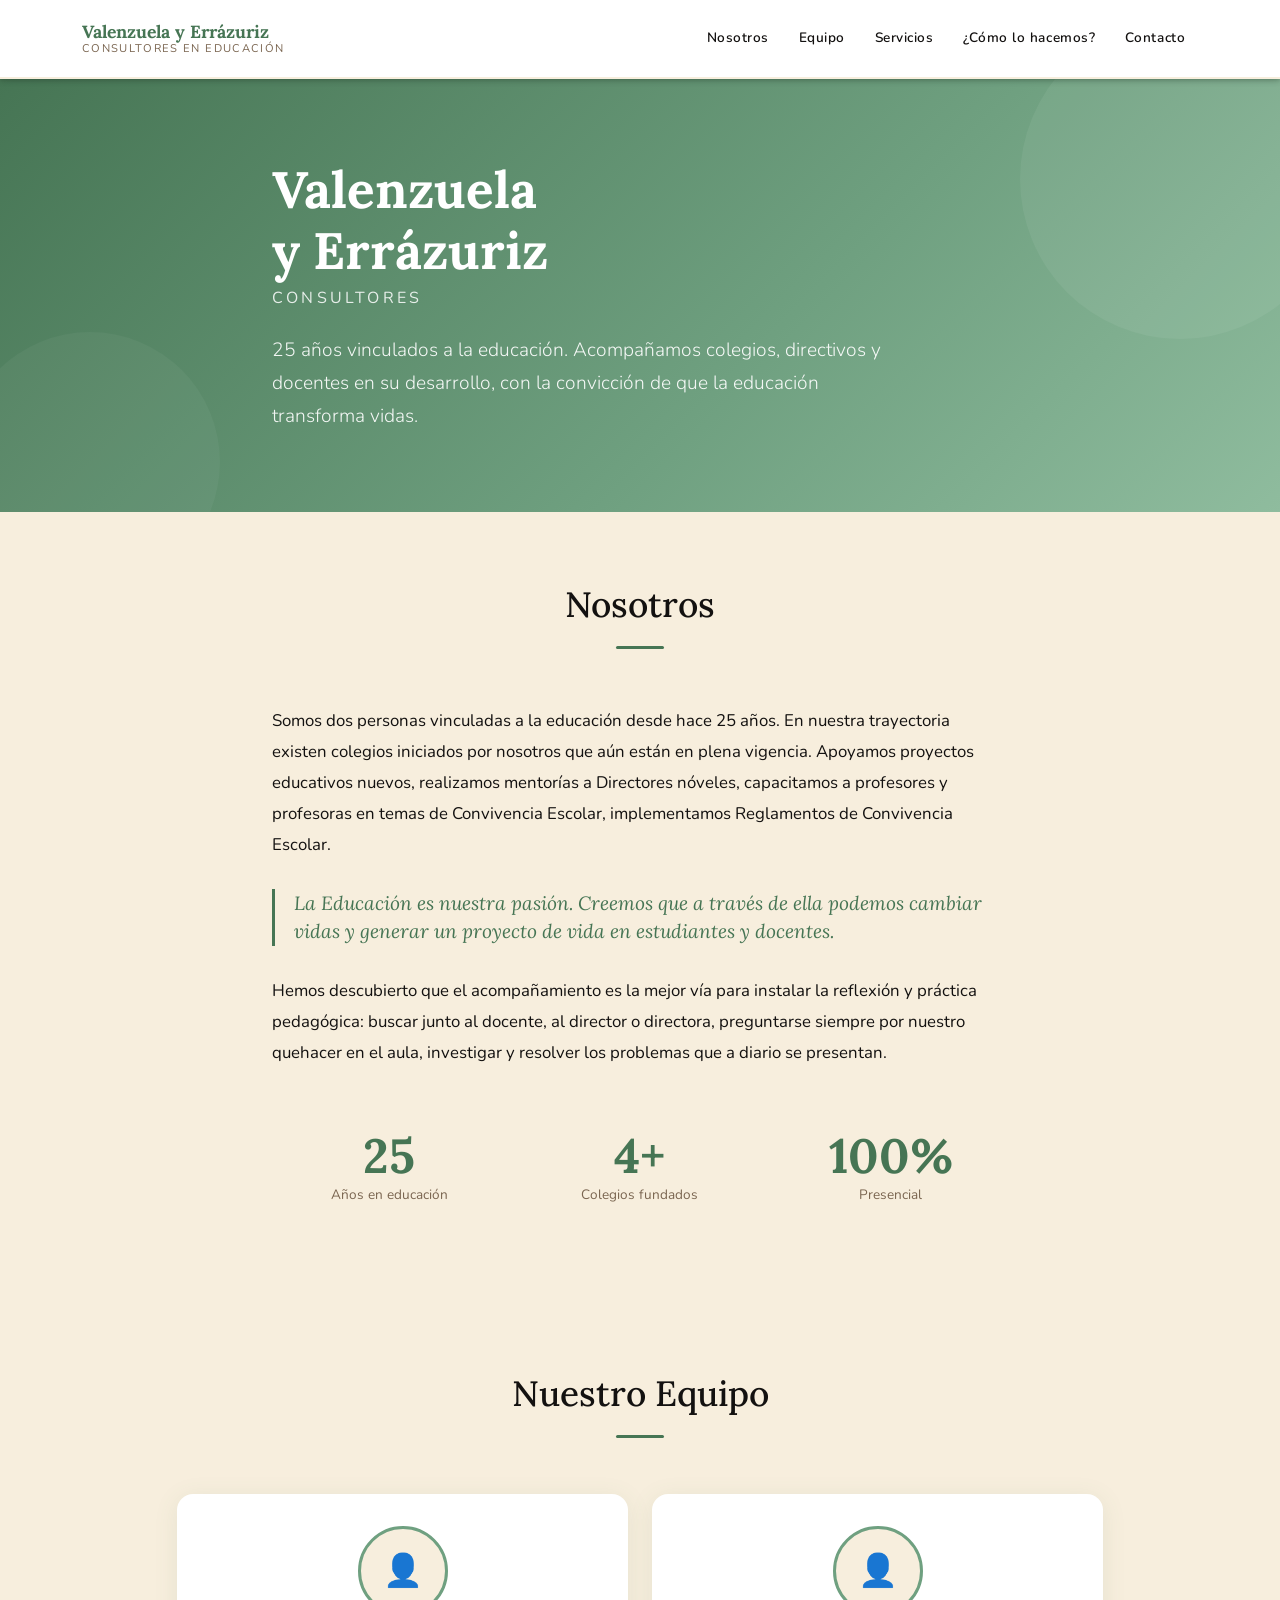
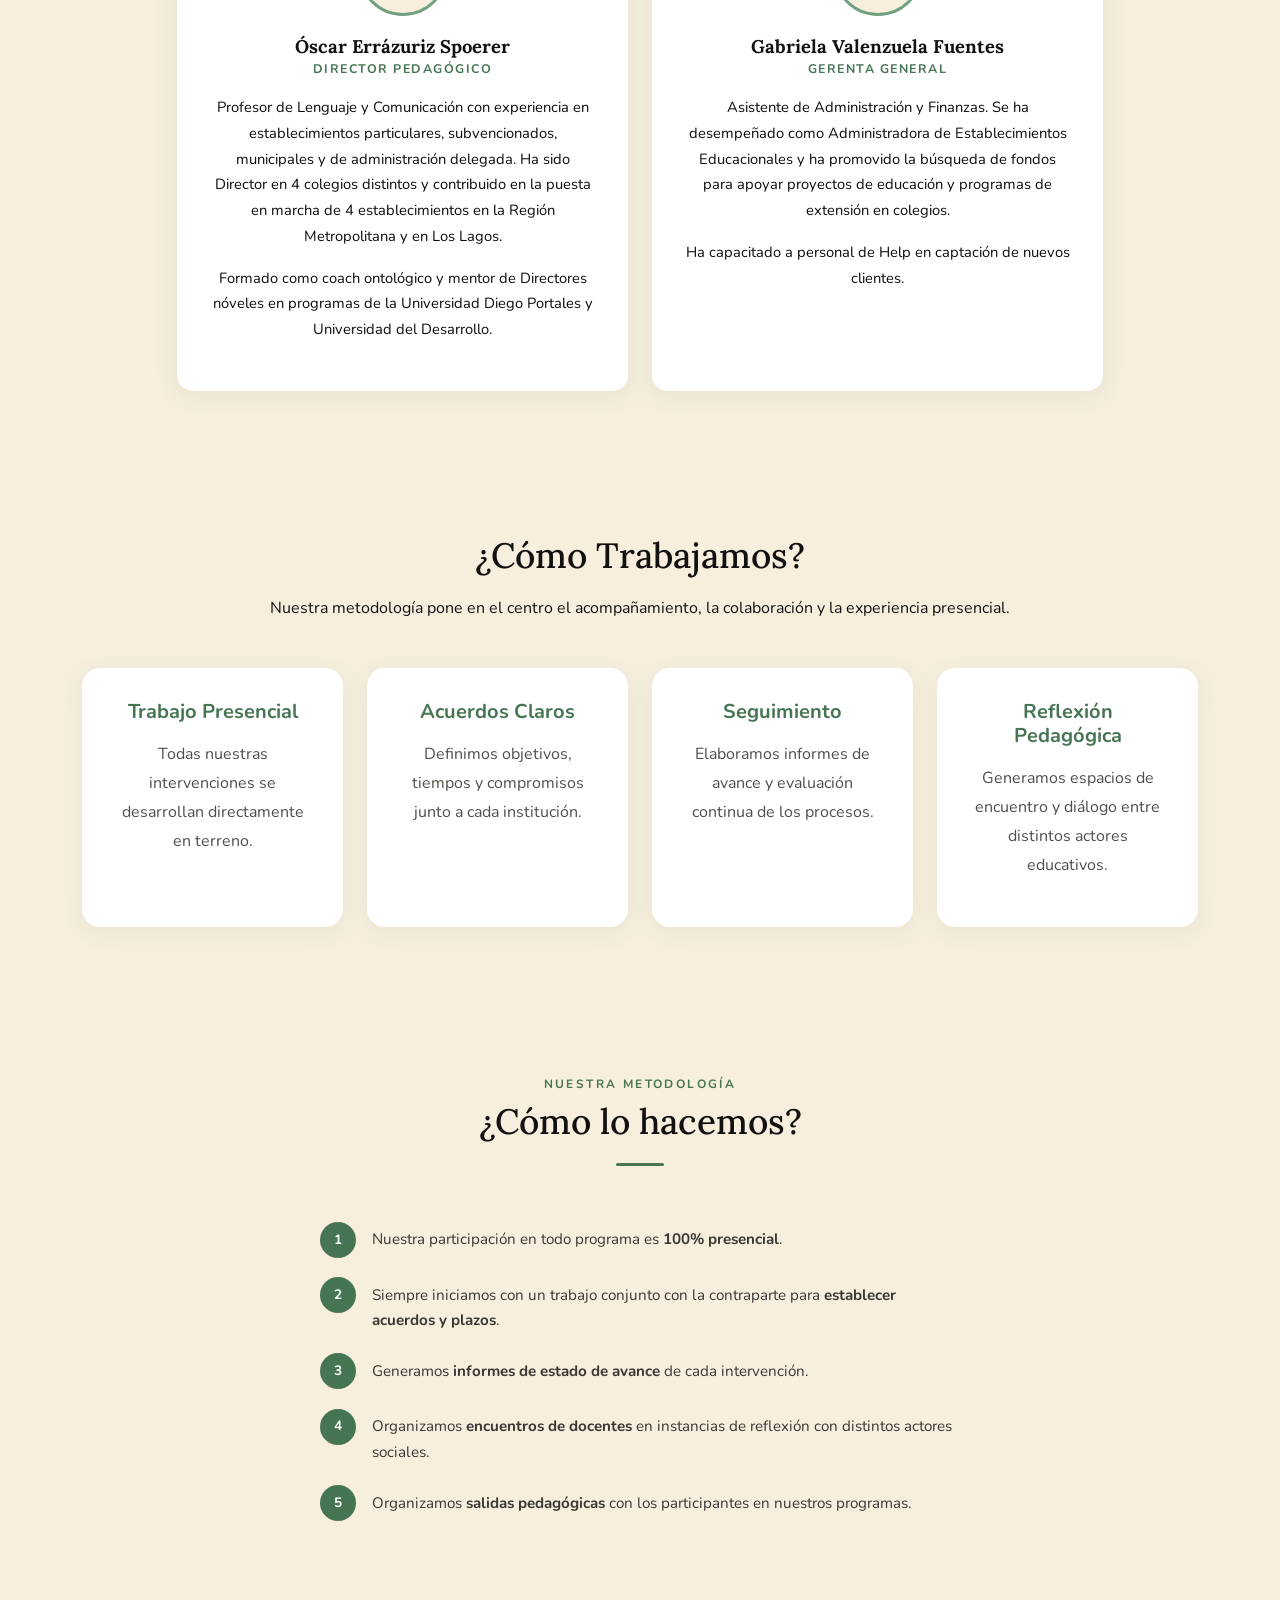
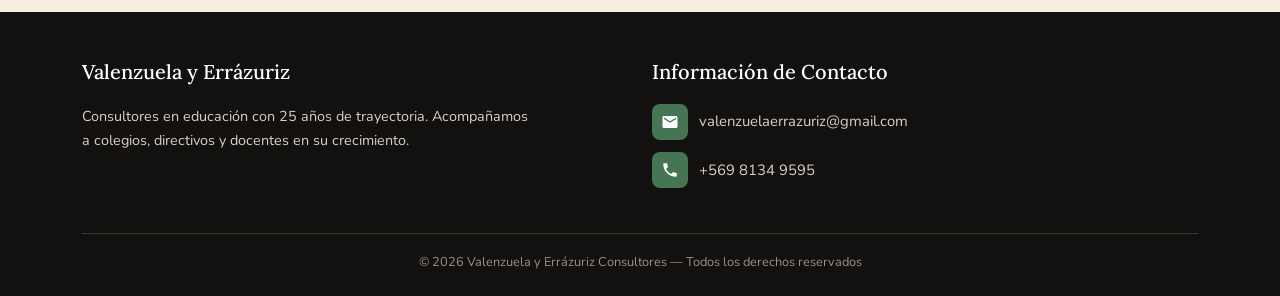
<file: index.html>
<!DOCTYPE html>
<html lang="es">

<head>
    <title>Valenzuela y Errázuriz — Consultores en Educación</title>
    <meta charset="utf-8">
    <meta name="viewport" content="width=device-width, initial-scale=1, shrink-to-fit=no">
    <meta name="description" content="Valenzuela y Errázuriz Consultores - Gestión Escolar y Recuperación de Estudios">

    <link
        href="https://fonts.googleapis.com/css2?family=Lora:ital,wght@0,400;0,600;0,700;1,400&family=Nunito:wght@300;400;600;700&display=swap"
        rel="stylesheet">
    <link rel="stylesheet" href="https://cdnjs.cloudflare.com/ajax/libs/bootstrap/5.3.0/css/bootstrap.min.css">

    <style>
        :root {
            --verde: #467554;
            --verde-claro: #6fa080;
            --verde-suave: #f7eedd;
            --crema: #f1eddf;
            --arena: #f0ebe0;
            --cafe: #7a6550;
            --texto: #131110;
            --gris-suave: #f5f5f2;
        }

        * {
            box-sizing: border-box;
        }

        body {
            font-family: 'Nunito', sans-serif;
            color: var(--texto);
            background: var(--crema);
            scroll-behavior: smooth;
        }

        h1,
        h2,
        h3,
        h4 {
            font-family: 'Lora', serif;
        }

        /* NAV */
        .navbar {
            background: white;
            border-bottom: 2px solid var(--verde-suave);
            padding: 1rem 0;
            position: sticky;
            top: 0;
            z-index: 100;
            box-shadow: 0 1px 6px rgba(28, 48, 34, 0.452);
        }

        .navbar-brand {
            font-family: 'Lora', serif;
            font-size: 1.1rem;
            color: var(--verde) !important;
            font-weight: 700;
            line-height: 1.2;
        }

        .navbar-brand small {
            display: block;
            font-family: 'Nunito', sans-serif;
            font-size: 0.7rem;
            font-weight: 400;
            color: var(--cafe);
            letter-spacing: 0.12em;
            text-transform: uppercase;
        }

        .nav-link {
            color: var(--texto) !important;
            font-weight: 600;
            font-size: 0.85rem;
            letter-spacing: 0.04em;
            padding: 0.4rem 0.8rem !important;
            transition: color 0.2s;
        }

        .nav-link:hover {
            color: var(--verde) !important;
        }

        .navbar-toggler {
            border-color: var(--verde-suave);
        }

        /* HERO */
        .hero {
            background: linear-gradient(135deg, var(--verde) 0%, var(--verde-claro) 60%, #8fbc9e 100%);
            color: rgb(255, 255, 255);
            padding: 5rem 0 4rem;
            position: relative;
            overflow: hidden;
        }

        .hero::before {
            content: '';
            position: absolute;
            top: -60px;
            right: -60px;
            width: 320px;
            height: 320px;
            border-radius: 50%;
            background: rgba(255, 255, 255, 0.06);
        }

        .hero::after {
            content: '';
            position: absolute;
            bottom: -80px;
            left: -40px;
            width: 260px;
            height: 260px;
            border-radius: 50%;
            background: rgba(255, 255, 255, 0.04);
        }

        .hero h1 {
            font-size: clamp(2rem, 5vw, 3.2rem);
            font-weight: 700;
            margin-bottom: 0.3rem;
        }

        .hero .subtitle {
            font-family: 'Nunito', sans-serif;
            font-size: 1rem;
            letter-spacing: 0.2em;
            text-transform: uppercase;
            opacity: 0.85;
            margin-bottom: 1.5rem;
        }

        .hero .lead {
            font-size: 1.20rem;
            opacity: 0.92;
            max-width: 620px;
            line-height: 1.7;
        }

        .hero-badge {
            display: inline-block;
            background: rgba(255, 255, 255, 0.18);
            border: 1px solid rgba(255, 255, 255, 0.35);
            border-radius: 30px;
            padding: 0.3rem 1rem;
            font-size: 0.8rem;
            letter-spacing: 0.08em;
            margin-bottom: 1.5rem;
        }

        /* SECCIONES */
        .section {
            padding: 4.5rem 0;
        }

        .section-alt {
            background: var(--gris-suave);
        }

        .section-verde {
            background: var(--verde-suave);
        }

        .section-arena {
            background: var(--arena);
        }

        .section-label {
            display: inline-block;
            color: var(--verde);
            font-size: 0.75rem;
            font-weight: 700;
            letter-spacing: 0.2em;
            text-transform: uppercase;
            margin-bottom: 0.5rem;
        }

        .section-title {
            font-family: 'Lora', serif;
            font-size: clamp(1.6rem, 3vw, 2.2rem);
            color: var(--texto);
            margin-bottom: 1.2rem;
        }

        .divider {
            width: 48px;
            height: 3px;
            background: var(--verde);
            border-radius: 2px;
            margin: 0 auto 2rem;
        }

        .divider-left {
            margin: 0 0 1.5rem;
        }

        /* NOSOTROS */
        .nosotros-text {
            font-size: 1.05rem;
            line-height: 1.85;
            color: #131110;
        }

        .nosotros-highlight {
            font-family: 'Lora', serif;
            font-style: italic;
            font-size: 1.2rem;
            color: var(--verde);
            border-left: 3px solid var(--verde);
            padding-left: 1.2rem;
            margin: 1.8rem 0;
        }

        /* CARDS PERSONAS */
        .person-card {
            background: white;
            border-radius: 16px;
            padding: 2rem;
            box-shadow: 0 4px 24px rgba(74, 124, 89, 0.10);
            height: 100%;
            transition: transform 0.2s, box-shadow 0.2s;
        }

        .person-card:hover {
            transform: translateY(-4px);
            box-shadow: 0 8px 32px rgba(74, 124, 89, 0.16);
        }

        .person-avatar {
            width: 90px;
            height: 90px;
            border-radius: 50%;
            background: var(--verde-suave);
            border: 3px solid var(--verde-claro);
            display: flex;
            align-items: center;
            justify-content: center;
            margin: 0 auto 1.2rem;
            font-size: 2rem;
            color: var(--verde);
        }

        .person-card h3 {
            font-size: 1.15rem;
            font-weight: 700;
            margin-bottom: 0.2rem;
        }

        .person-role {
            font-size: 0.78rem;
            color: var(--verde);
            text-transform: uppercase;
            letter-spacing: 0.12em;
            font-weight: 700;
            margin-bottom: 1rem;
        }

        .person-card p {
            font-size: 0.92rem;
            line-height: 1.75;
            color: #0e0c0b;
        }

        /* SERVICIOS */
        /* CARDS */

    .card-custom {
      background: white;
      border: none;
      border-radius: 18px;
      padding: 2rem;
      height: 100%;
      box-shadow: 0 5px 25px rgba(74, 124, 89, 0.08);
      transition: 0.3s;
    }

    .card-custom:hover {
      transform: translateY(-5px);
      box-shadow: 0 12px 30px rgba(74, 124, 89, 0.12);
    }

    .card-custom h4,
    .card-custom h5 {
      color: var(--verde);
      margin-bottom: 1rem;
      font-weight: 700;
    }

    .card-custom p {
      color: #524d48;
      line-height: 1.8;
    }

        /* CÓMO LO HACEMOS */
        .como-item {
            display: flex;
            gap: 1rem;
            align-items: flex-start;
            margin-bottom: 1.2rem;
        }

        .como-num {
            flex-shrink: 0;
            width: 36px;
            height: 36px;
            border-radius: 50%;
            background: var(--verde);
            color: white;
            display: flex;
            align-items: center;
            justify-content: center;
            font-weight: 700;
            font-size: 0.85rem;
        }

        .como-text {
            font-size: 0.95rem;
            line-height: 1.7;
            color: #3a3632;
            padding-top: 0.35rem;
        }

        /* CONTACTO / FOOTER */
        footer {
            background: var(--texto);
            color: #d6d0c8;
            padding: 3rem 0 1.5rem;
        }

        footer h5 {
            font-family: 'Lora', serif;
            color: white;
            margin-bottom: 1.2rem;
        }

        .contact-item {
            display: flex;
            align-items: center;
            gap: 0.7rem;
            margin-bottom: 0.8rem;
            font-size: 0.93rem;
        }

        .contact-icon {
            width: 36px;
            height: 36px;
            border-radius: 8px;
            background: var(--verde);
            display: flex;
            align-items: center;
            justify-content: center;
            flex-shrink: 0;
        }

        footer a {
            color: #d6d0c8;
            text-decoration: none;
        }

        footer a:hover {
            color: var(--verde-claro);
        }

        .footer-copy {
            border-top: 1px solid #3a3632;
            margin-top: 2rem;
            padding-top: 1.2rem;
            font-size: 0.8rem;
            color: #9a9088;
            text-align: center;
        }

        /* AÑOS EXPERIENCIA */
        .stat-box {
            text-align: center;
            padding: 1.5rem;
        }

        .stat-num {
            font-family: 'Lora', serif;
            font-size: 3rem;
            font-weight: 700;
            color: var(--verde);
            line-height: 1;
        }

        .stat-label {
            font-size: 0.85rem;
            color: var(--cafe);
            margin-top: 0.3rem;
        }

        @media (max-width: 768px) {
            .hero {
                padding: 3.5rem 0 3rem;
            }

            .section {
                padding: 3rem 0;
            }
        }
    </style>
</head>

<body data-bs-spy="scroll" data-bs-target="#mainNav">

    <!-- NAVBAR -->
    <nav class="navbar navbar-expand-lg" id="mainNav">
        <div class="container">
            <a class="navbar-brand" href="#inicio">
                Valenzuela y Errázuriz
                <small>Consultores en Educación</small>
            </a>
            <button class="navbar-toggler" type="button" data-bs-toggle="collapse" data-bs-target="#navMenu">
                <span class="navbar-toggler-icon"></span>
            </button>
            <div class="collapse navbar-collapse" id="navMenu">
                <ul class="navbar-nav ms-auto gap-1">
                    <li class="nav-item"><a class="nav-link" href="#nosotros">Nosotros</a></li>
                    <li class="nav-item"><a class="nav-link" href="#equipo">Equipo</a></li>
                    <li class="nav-item"><a class="nav-link" href="#servicios">Servicios</a></li>
                    <li class="nav-item"><a class="nav-link" href="#como">¿Cómo lo hacemos?</a></li>
                    <li class="nav-item"><a class="nav-link" href="#contacto">Contacto</a></li>
                </ul>
            </div>
        </div>
    </nav>

    <!-- HERO -->
    <section class="hero" id="inicio">
        <div class="container">
            <div class="row justify-content-center">
                <div class="col-lg-8 col-md-10">
                    <h1>Valenzuela<br>y Errázuriz</h1>
                    <p class="subtitle">Consultores</p>
                    <p class="lead">
                        25 años vinculados a la educación. Acompañamos colegios, directivos y docentes en su desarrollo,
                        con la convicción de que la educación transforma vidas.
                    </p>
                </div>
            </div>
        </div>
    </section>

    <!-- NOSOTROS -->
    <section class="section section-verde" id="nosotros">
        <div class="container">
            <div class="row justify-content-center mb-4">
                <div class="col-lg-7 text-center">
                    <h2 class="section-title">Nosotros</h2>
                    <div class="divider"></div>
                </div>
            </div>
            <div class="row justify-content-center">
                <div class="col-lg-8 col-md-10">
                    <p class="nosotros-text">
                        Somos dos personas vinculadas a la educación desde hace 25 años. En nuestra trayectoria existen
                        colegios iniciados por nosotros que aún están en plena vigencia. Apoyamos proyectos educativos
                        nuevos, realizamos mentorías a Directores nóveles, capacitamos a profesores y profesoras en
                        temas de Convivencia Escolar, implementamos Reglamentos de Convivencia Escolar.
                    </p>
                    <div class="nosotros-highlight">
                        La Educación es nuestra pasión. Creemos que a través de ella podemos cambiar vidas y generar un
                        proyecto de vida en estudiantes y docentes.
                    </div>
                    <p class="nosotros-text">
                        Hemos descubierto que el acompañamiento es la mejor vía para instalar la reflexión y práctica
                        pedagógica: buscar junto al docente, al director o directora, preguntarse siempre por nuestro
                        quehacer en el aula, investigar y resolver los problemas que a diario se presentan.
                    </p>
                </div>
            </div>

            <!-- Estadísticas -->
            <div class="row justify-content-center mt-4">
                <div class="col-lg-8">
                    <div class="row text-center g-3">
                        <div class="col-4">
                            <div class="stat-box">
                                <div class="stat-num">25</div>
                                <div class="stat-label">Años en educación</div>
                            </div>
                        </div>
                        <div class="col-4">
                            <div class="stat-box">
                                <div class="stat-num">4+</div>
                                <div class="stat-label">Colegios fundados</div>
                            </div>
                        </div>
                        <div class="col-4">
                            <div class="stat-box">
                                <div class="stat-num">100%</div>
                                <div class="stat-label">Presencial</div>
                            </div>
                        </div>
                    </div>
                </div>
            </div>
        </div>
    </section>

    <!-- EQUIPO -->
    <section class="section section-verde" id="equipo">
        <div class="container">
            <div class="row justify-content-center mb-4">
                <div class="col-lg-7 text-center">
                    <h2 class="section-title">Nuestro Equipo</h2>
                    <div class="divider"></div>
                </div>
            </div>
            <div class="row g-4 justify-content-center">

                <div class="col-md-5">
                    <div class="person-card text-center">
                        <div class="person-avatar">👤</div>
                        <h3>Óscar Errázuriz Spoerer</h3>
                        <div class="person-role">Director Pedagógico</div>
                        <p>
                            Profesor de Lenguaje y Comunicación con experiencia en establecimientos particulares,
                            subvencionados, municipales y de administración delegada. Ha sido Director en 4 colegios
                            distintos y contribuido en la puesta en marcha de 4 establecimientos en la Región
                            Metropolitana y en Los Lagos.
                        </p>
                        <p>
                            Formado como coach ontológico y mentor de Directores nóveles en programas de la Universidad
                            Diego Portales y Universidad del Desarrollo.
                        </p>
                    </div>
                </div>

                <div class="col-md-5">
                    <div class="person-card text-center">
                        <div class="person-avatar">👤</div>
                        <h3>Gabriela Valenzuela Fuentes</h3>
                        <div class="person-role">Gerenta General</div>
                        <p>
                            Asistente de Administración y Finanzas. Se ha desempeñado como Administradora de
                            Establecimientos Educacionales y ha promovido la búsqueda de fondos para apoyar proyectos de
                            educación y programas de extensión en colegios.
                        </p>
                        <p>
                            Ha capacitado a personal de Help en captación de nuevos clientes.
                        </p>
                    </div>
                </div>

            </div>
        </div>
    </section>

    <!-- SERVICIOS -->
    <section id="metodologia" class="section section-verde">

    <div class="container">

      <div class="text-center mb-5">
        <h2 class="section-title">¿Cómo Trabajamos?</h2>

        <p class="section-subtitle">
          Nuestra metodología pone en el centro el acompañamiento,
          la colaboración y la experiencia presencial.
        </p>
      </div>

      <div class="row g-4 text-center">

        <div class="col-md-3">
          <div class="card-custom">

            <h5>Trabajo Presencial</h5>

            <p>
              Todas nuestras intervenciones se desarrollan
              directamente en terreno.
            </p>

          </div>
        </div>

        <div class="col-md-3">
          <div class="card-custom">

            <h5>Acuerdos Claros</h5>

            <p>
              Definimos objetivos, tiempos y compromisos
              junto a cada institución.
            </p>

          </div>
        </div>

        <div class="col-md-3">
          <div class="card-custom">

            <h5>Seguimiento</h5>

            <p>
              Elaboramos informes de avance y evaluación
              continua de los procesos.
            </p>

          </div>
        </div>

        <div class="col-md-3">
          <div class="card-custom">

            <h5>Reflexión Pedagógica</h5>

            <p>
              Generamos espacios de encuentro y diálogo
              entre distintos actores educativos.
            </p>

          </div>
        </div>

      </div>

    </div>

  </section>

    <!-- CÓMO LO HACEMOS -->
    <section class="section section-verde" id="como">
        <div class="container">
            <div class="row justify-content-center mb-4">
                <div class="col-lg-7 text-center">
                    <span class="section-label">Nuestra metodología</span>
                    <h2 class="section-title">¿Cómo lo hacemos?</h2>
                    <div class="divider"></div>
                </div>
            </div>
            <div class="row justify-content-center">
                <div class="col-lg-7 col-md-9">
                    <div class="como-item">
                        <div class="como-num">1</div>
                        <div class="como-text">Nuestra participación en todo programa es <strong>100%
                                presencial</strong>.</div>
                    </div>
                    <div class="como-item">
                        <div class="como-num">2</div>
                        <div class="como-text">Siempre iniciamos con un trabajo conjunto con la contraparte para
                            <strong>establecer acuerdos y plazos</strong>.</div>
                    </div>
                    <div class="como-item">
                        <div class="como-num">3</div>
                        <div class="como-text">Generamos <strong>informes de estado de avance</strong> de cada
                            intervención.</div>
                    </div>
                    <div class="como-item">
                        <div class="como-num">4</div>
                        <div class="como-text">Organizamos <strong>encuentros de docentes</strong> en instancias de
                            reflexión con distintos actores sociales.</div>
                    </div>
                    <div class="como-item">
                        <div class="como-num">5</div>
                        <div class="como-text">Organizamos <strong>salidas pedagógicas</strong> con los participantes en
                            nuestros programas.</div>
                    </div>
                </div>
            </div>
        </div>
    </section>

    <!-- FOOTER / CONTACTO -->
    <footer id="contacto">
        <div class="container">
            <div class="row g-4">
                <div class="col-md-5">
                    <h5>Valenzuela y Errázuriz</h5>
                    <p style="font-size:0.9rem; line-height:1.7;">
                        Consultores en educación con 25 años de trayectoria. Acompañamos a colegios, directivos y
                        docentes en su crecimiento.
                    </p>
                </div>
                <div class="col-md-4 offset-md-1">
                    <h5>Información de Contacto</h5>
                    <div class="contact-item">
                        <div class="contact-icon">
                            <svg width="18" height="18" fill="white" viewBox="0 0 24 24">
                                <path
                                    d="M20 4H4c-1.1 0-2 .9-2 2v12c0 1.1.9 2 2 2h16c1.1 0 2-.9 2-2V6c0-1.1-.9-2-2-2zm0 4-8 5-8-5V6l8 5 8-5v2z" />
                            </svg>
                        </div>
                        <a href="mailto:valenzuelaerrazuriz@gmail.com">valenzuelaerrazuriz@gmail.com</a>
                    </div>
                    <div class="contact-item">
                        <div class="contact-icon">
                            <svg width="18" height="18" fill="white" viewBox="0 0 24 24">
                                <path
                                    d="M6.62 10.79c1.44 2.83 3.76 5.14 6.59 6.59l2.2-2.2c.27-.27.67-.36 1.02-.24 1.12.37 2.33.57 3.57.57.55 0 1 .45 1 1V20c0 .55-.45 1-1 1-9.39 0-17-7.61-17-17 0-.55.45-1 1-1h3.5c.55 0 1 .45 1 1 0 1.25.2 2.45.57 3.57.11.35.03.74-.25 1.02l-2.2 2.2z" />
                            </svg>
                        </div>
                        <a href="tel:+56981349595">+569 8134 9595</a>
                    </div>
                </div>
            </div>
            <div class="footer-copy">
                <script>document.write('© ' + new Date().getFullYear());</script> Valenzuela y Errázuriz Consultores —
                Todos los derechos reservados
            </div>
        </div>
    </footer>

    <script src="https://cdnjs.cloudflare.com/ajax/libs/bootstrap/5.3.0/js/bootstrap.bundle.min.js"></script>
</body>

</html>
</file>
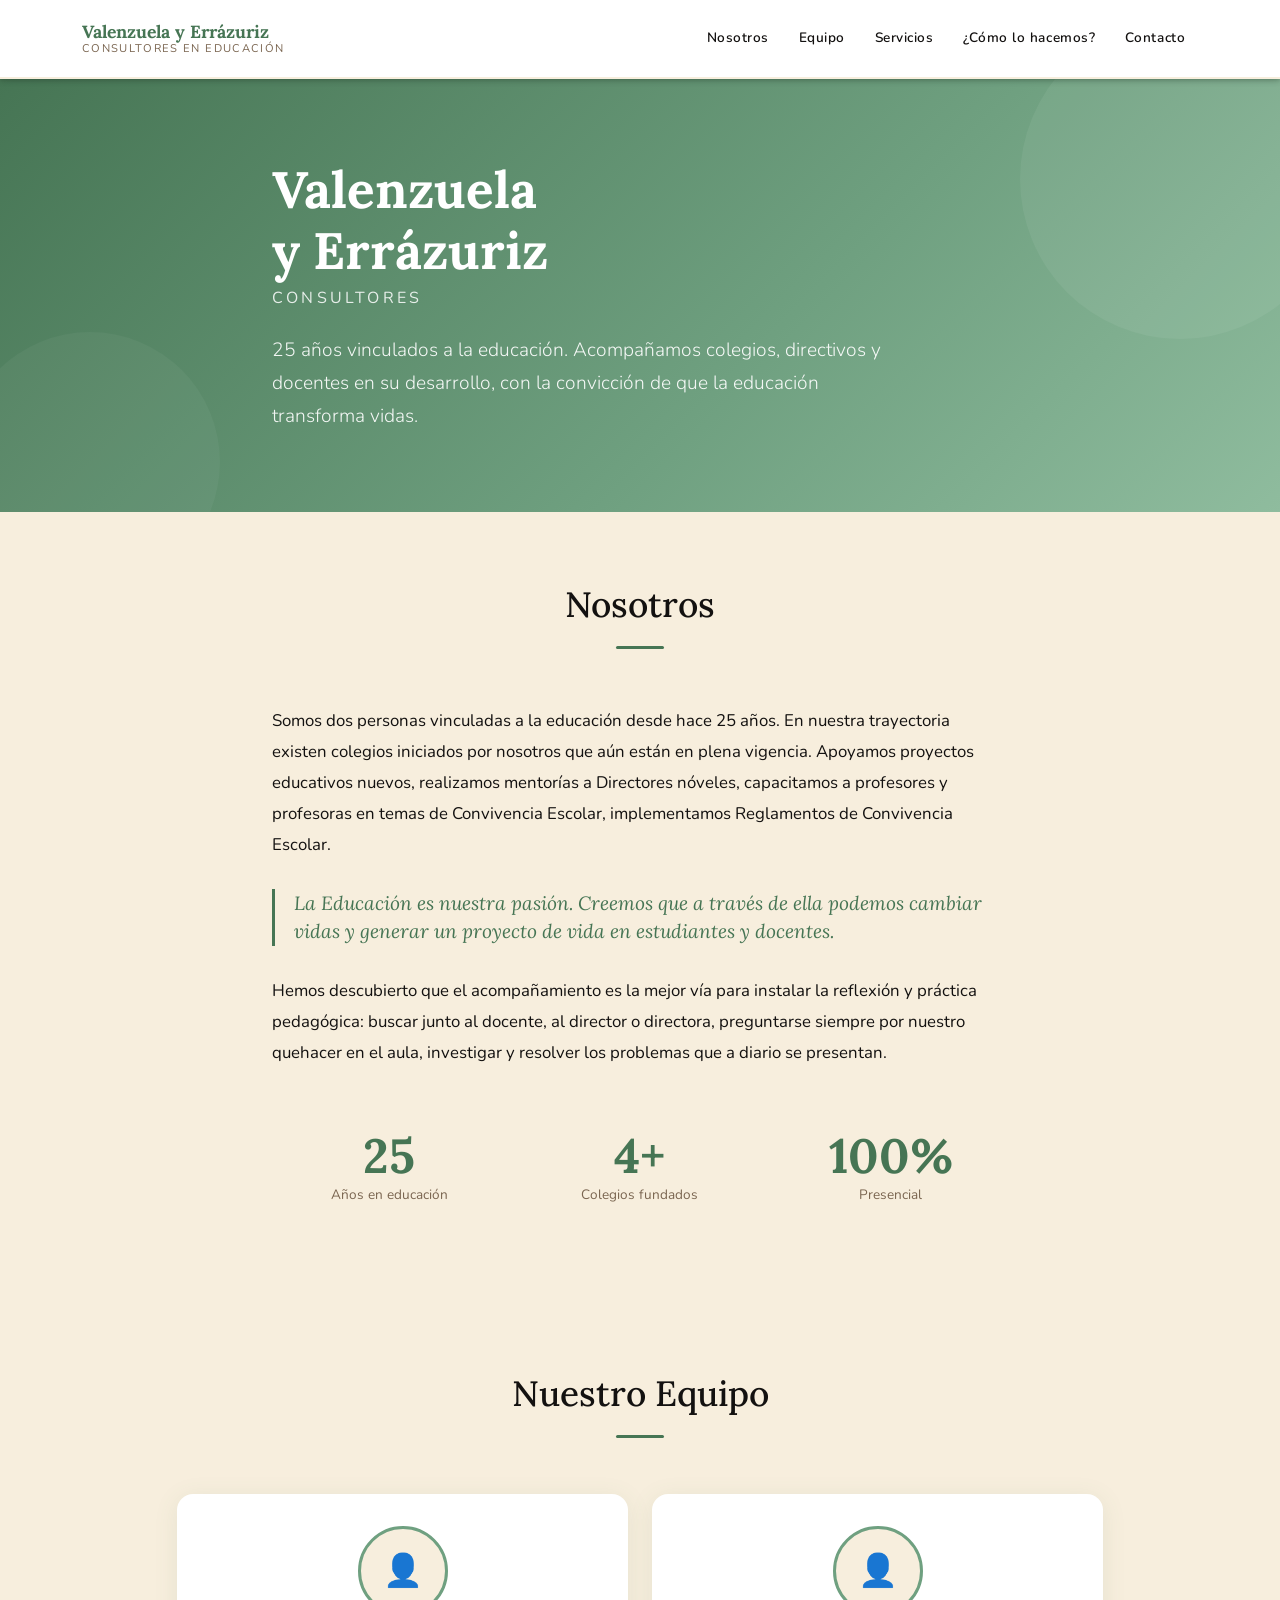
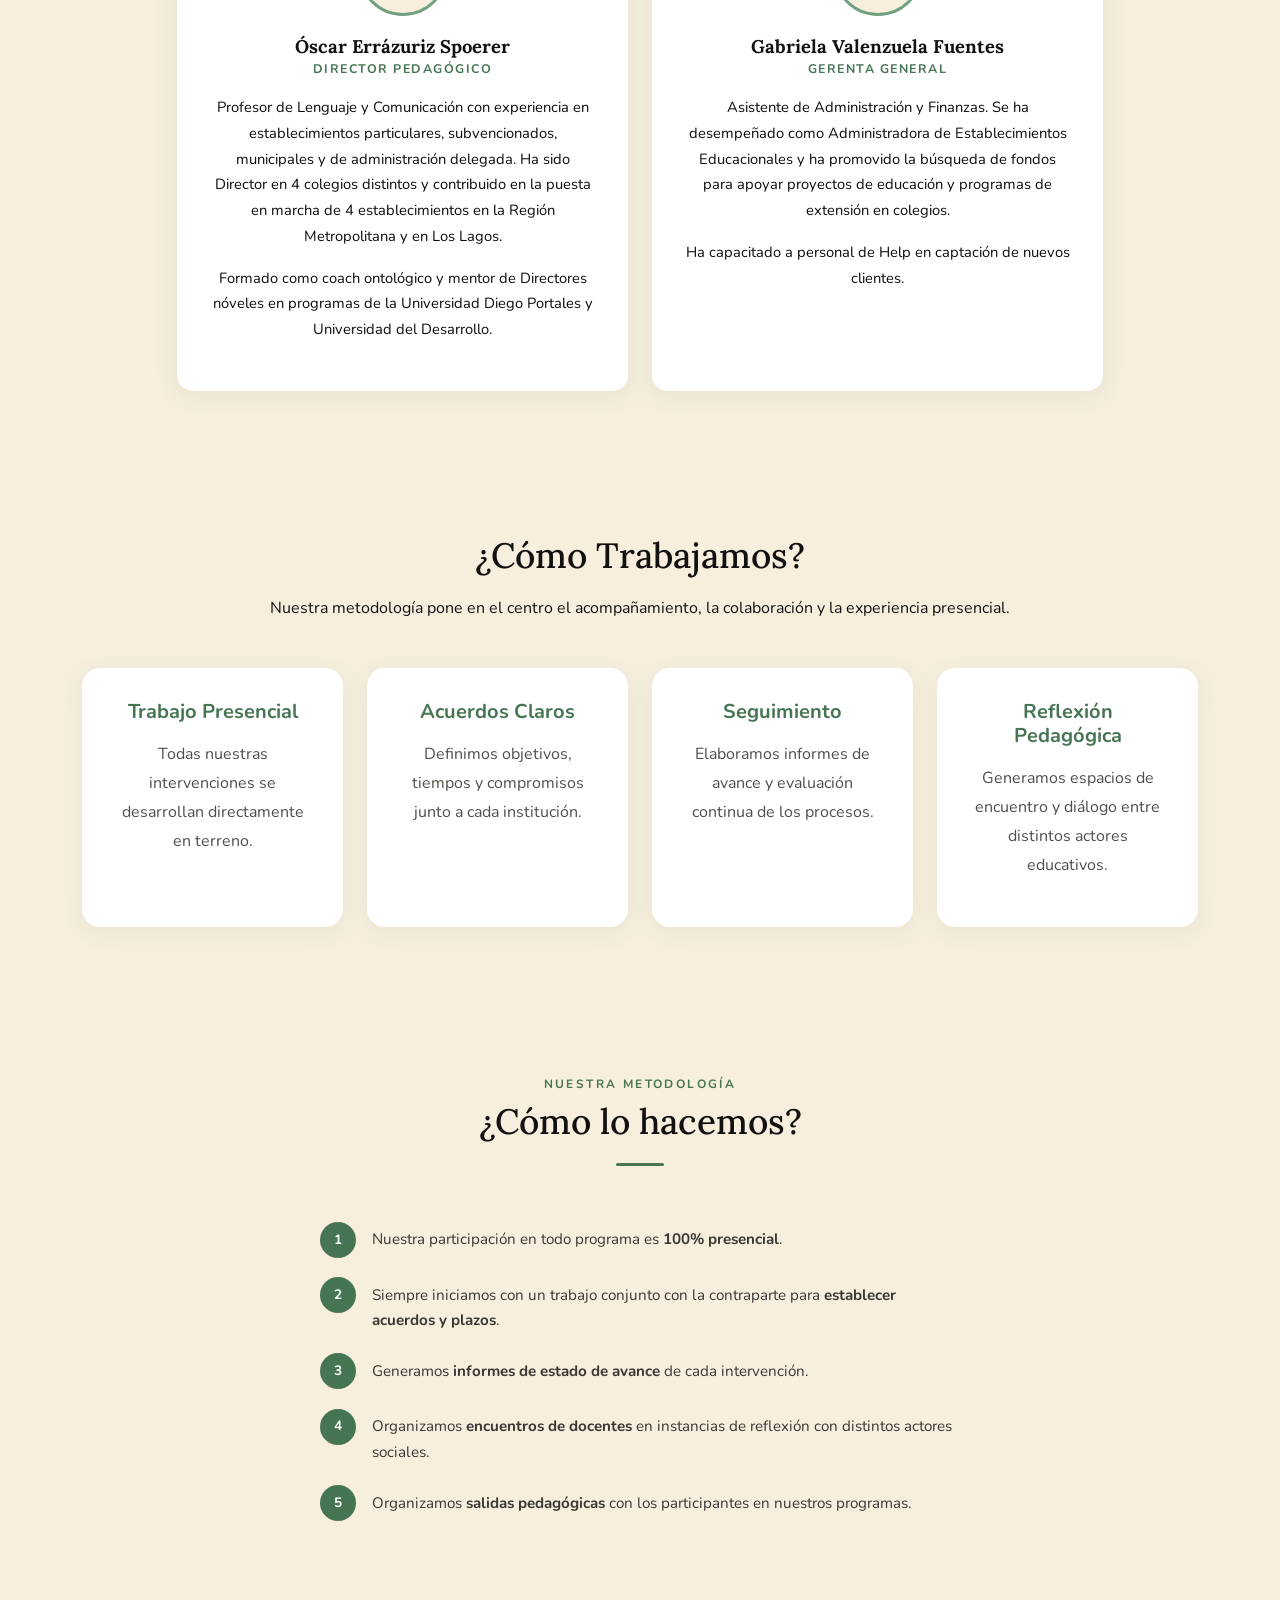
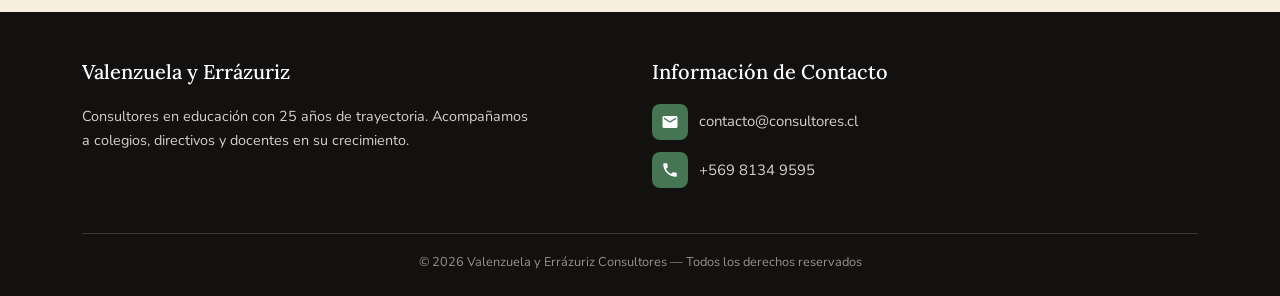
<file: prop1claudio.html>
<!DOCTYPE html>
<html lang="es">

<head>
    <title>Valenzuela y Errázuriz — Consultores en Educación</title>
    <meta charset="utf-8">
    <meta name="viewport" content="width=device-width, initial-scale=1, shrink-to-fit=no">
    <meta name="description" content="Valenzuela y Errázuriz Consultores - Gestión Escolar y Recuperación de Estudios">

    <link
        href="https://fonts.googleapis.com/css2?family=Lora:ital,wght@0,400;0,600;0,700;1,400&family=Nunito:wght@300;400;600;700&display=swap"
        rel="stylesheet">
    <link rel="stylesheet" href="https://cdnjs.cloudflare.com/ajax/libs/bootstrap/5.3.0/css/bootstrap.min.css">

    <style>
        :root {
            --verde: #467554;
            --verde-claro: #6fa080;
            --verde-suave: #f7eedd;
            --crema: #f1eddf;
            --arena: #f0ebe0;
            --cafe: #7a6550;
            --texto: #131110;
            --gris-suave: #f5f5f2;
        }

        * {
            box-sizing: border-box;
        }

        body {
            font-family: 'Nunito', sans-serif;
            color: var(--texto);
            background: var(--crema);
            scroll-behavior: smooth;
        }

        h1,
        h2,
        h3,
        h4 {
            font-family: 'Lora', serif;
        }

        /* NAV */
        .navbar {
            background: white;
            border-bottom: 2px solid var(--verde-suave);
            padding: 1rem 0;
            position: sticky;
            top: 0;
            z-index: 100;
            box-shadow: 0 1px 6px rgba(28, 48, 34, 0.452);
        }

        .navbar-brand {
            font-family: 'Lora', serif;
            font-size: 1.1rem;
            color: var(--verde) !important;
            font-weight: 700;
            line-height: 1.2;
        }

        .navbar-brand small {
            display: block;
            font-family: 'Nunito', sans-serif;
            font-size: 0.7rem;
            font-weight: 400;
            color: var(--cafe);
            letter-spacing: 0.12em;
            text-transform: uppercase;
        }

        .nav-link {
            color: var(--texto) !important;
            font-weight: 600;
            font-size: 0.85rem;
            letter-spacing: 0.04em;
            padding: 0.4rem 0.8rem !important;
            transition: color 0.2s;
        }

        .nav-link:hover {
            color: var(--verde) !important;
        }

        .navbar-toggler {
            border-color: var(--verde-suave);
        }

        /* HERO */
        .hero {
            background: linear-gradient(135deg, var(--verde) 0%, var(--verde-claro) 60%, #8fbc9e 100%);
            color: rgb(255, 255, 255);
            padding: 5rem 0 4rem;
            position: relative;
            overflow: hidden;
        }

        .hero::before {
            content: '';
            position: absolute;
            top: -60px;
            right: -60px;
            width: 320px;
            height: 320px;
            border-radius: 50%;
            background: rgba(255, 255, 255, 0.06);
        }

        .hero::after {
            content: '';
            position: absolute;
            bottom: -80px;
            left: -40px;
            width: 260px;
            height: 260px;
            border-radius: 50%;
            background: rgba(255, 255, 255, 0.04);
        }

        .hero h1 {
            font-size: clamp(2rem, 5vw, 3.2rem);
            font-weight: 700;
            margin-bottom: 0.3rem;
        }

        .hero .subtitle {
            font-family: 'Nunito', sans-serif;
            font-size: 1rem;
            letter-spacing: 0.2em;
            text-transform: uppercase;
            opacity: 0.85;
            margin-bottom: 1.5rem;
        }

        .hero .lead {
            font-size: 1.20rem;
            opacity: 0.92;
            max-width: 620px;
            line-height: 1.7;
        }

        .hero-badge {
            display: inline-block;
            background: rgba(255, 255, 255, 0.18);
            border: 1px solid rgba(255, 255, 255, 0.35);
            border-radius: 30px;
            padding: 0.3rem 1rem;
            font-size: 0.8rem;
            letter-spacing: 0.08em;
            margin-bottom: 1.5rem;
        }

        /* SECCIONES */
        .section {
            padding: 4.5rem 0;
        }

        .section-alt {
            background: var(--gris-suave);
        }

        .section-verde {
            background: var(--verde-suave);
        }

        .section-arena {
            background: var(--arena);
        }

        .section-label {
            display: inline-block;
            color: var(--verde);
            font-size: 0.75rem;
            font-weight: 700;
            letter-spacing: 0.2em;
            text-transform: uppercase;
            margin-bottom: 0.5rem;
        }

        .section-title {
            font-family: 'Lora', serif;
            font-size: clamp(1.6rem, 3vw, 2.2rem);
            color: var(--texto);
            margin-bottom: 1.2rem;
        }

        .divider {
            width: 48px;
            height: 3px;
            background: var(--verde);
            border-radius: 2px;
            margin: 0 auto 2rem;
        }

        .divider-left {
            margin: 0 0 1.5rem;
        }

        /* NOSOTROS */
        .nosotros-text {
            font-size: 1.05rem;
            line-height: 1.85;
            color: #131110;
        }

        .nosotros-highlight {
            font-family: 'Lora', serif;
            font-style: italic;
            font-size: 1.2rem;
            color: var(--verde);
            border-left: 3px solid var(--verde);
            padding-left: 1.2rem;
            margin: 1.8rem 0;
        }

        /* CARDS PERSONAS */
        .person-card {
            background: white;
            border-radius: 16px;
            padding: 2rem;
            box-shadow: 0 4px 24px rgba(74, 124, 89, 0.10);
            height: 100%;
            transition: transform 0.2s, box-shadow 0.2s;
        }

        .person-card:hover {
            transform: translateY(-4px);
            box-shadow: 0 8px 32px rgba(74, 124, 89, 0.16);
        }

        .person-avatar {
            width: 90px;
            height: 90px;
            border-radius: 50%;
            background: var(--verde-suave);
            border: 3px solid var(--verde-claro);
            display: flex;
            align-items: center;
            justify-content: center;
            margin: 0 auto 1.2rem;
            font-size: 2rem;
            color: var(--verde);
        }

        .person-card h3 {
            font-size: 1.15rem;
            font-weight: 700;
            margin-bottom: 0.2rem;
        }

        .person-role {
            font-size: 0.78rem;
            color: var(--verde);
            text-transform: uppercase;
            letter-spacing: 0.12em;
            font-weight: 700;
            margin-bottom: 1rem;
        }

        .person-card p {
            font-size: 0.92rem;
            line-height: 1.75;
            color: #0e0c0b;
        }

        /* SERVICIOS */
        /* CARDS */

    .card-custom {
      background: white;
      border: none;
      border-radius: 18px;
      padding: 2rem;
      height: 100%;
      box-shadow: 0 5px 25px rgba(74, 124, 89, 0.08);
      transition: 0.3s;
    }

    .card-custom:hover {
      transform: translateY(-5px);
      box-shadow: 0 12px 30px rgba(74, 124, 89, 0.12);
    }

    .card-custom h4,
    .card-custom h5 {
      color: var(--verde);
      margin-bottom: 1rem;
      font-weight: 700;
    }

    .card-custom p {
      color: #524d48;
      line-height: 1.8;
    }

        /* CÓMO LO HACEMOS */
        .como-item {
            display: flex;
            gap: 1rem;
            align-items: flex-start;
            margin-bottom: 1.2rem;
        }

        .como-num {
            flex-shrink: 0;
            width: 36px;
            height: 36px;
            border-radius: 50%;
            background: var(--verde);
            color: white;
            display: flex;
            align-items: center;
            justify-content: center;
            font-weight: 700;
            font-size: 0.85rem;
        }

        .como-text {
            font-size: 0.95rem;
            line-height: 1.7;
            color: #3a3632;
            padding-top: 0.35rem;
        }

        /* CONTACTO / FOOTER */
        footer {
            background: var(--texto);
            color: #d6d0c8;
            padding: 3rem 0 1.5rem;
        }

        footer h5 {
            font-family: 'Lora', serif;
            color: white;
            margin-bottom: 1.2rem;
        }

        .contact-item {
            display: flex;
            align-items: center;
            gap: 0.7rem;
            margin-bottom: 0.8rem;
            font-size: 0.93rem;
        }

        .contact-icon {
            width: 36px;
            height: 36px;
            border-radius: 8px;
            background: var(--verde);
            display: flex;
            align-items: center;
            justify-content: center;
            flex-shrink: 0;
        }

        footer a {
            color: #d6d0c8;
            text-decoration: none;
        }

        footer a:hover {
            color: var(--verde-claro);
        }

        .footer-copy {
            border-top: 1px solid #3a3632;
            margin-top: 2rem;
            padding-top: 1.2rem;
            font-size: 0.8rem;
            color: #9a9088;
            text-align: center;
        }

        /* AÑOS EXPERIENCIA */
        .stat-box {
            text-align: center;
            padding: 1.5rem;
        }

        .stat-num {
            font-family: 'Lora', serif;
            font-size: 3rem;
            font-weight: 700;
            color: var(--verde);
            line-height: 1;
        }

        .stat-label {
            font-size: 0.85rem;
            color: var(--cafe);
            margin-top: 0.3rem;
        }

        @media (max-width: 768px) {
            .hero {
                padding: 3.5rem 0 3rem;
            }

            .section {
                padding: 3rem 0;
            }
        }
    </style>
</head>

<body data-bs-spy="scroll" data-bs-target="#mainNav">

    <!-- NAVBAR -->
    <nav class="navbar navbar-expand-lg" id="mainNav">
        <div class="container">
            <a class="navbar-brand" href="#inicio">
                Valenzuela y Errázuriz
                <small>Consultores en Educación</small>
            </a>
            <button class="navbar-toggler" type="button" data-bs-toggle="collapse" data-bs-target="#navMenu">
                <span class="navbar-toggler-icon"></span>
            </button>
            <div class="collapse navbar-collapse" id="navMenu">
                <ul class="navbar-nav ms-auto gap-1">
                    <li class="nav-item"><a class="nav-link" href="#nosotros">Nosotros</a></li>
                    <li class="nav-item"><a class="nav-link" href="#equipo">Equipo</a></li>
                    <li class="nav-item"><a class="nav-link" href="#servicios">Servicios</a></li>
                    <li class="nav-item"><a class="nav-link" href="#como">¿Cómo lo hacemos?</a></li>
                    <li class="nav-item"><a class="nav-link" href="#contacto">Contacto</a></li>
                </ul>
            </div>
        </div>
    </nav>

    <!-- HERO -->
    <section class="hero" id="inicio">
        <div class="container">
            <div class="row justify-content-center">
                <div class="col-lg-8 col-md-10">
                    <h1>Valenzuela<br>y Errázuriz</h1>
                    <p class="subtitle">Consultores</p>
                    <p class="lead">
                        25 años vinculados a la educación. Acompañamos colegios, directivos y docentes en su desarrollo,
                        con la convicción de que la educación transforma vidas.
                    </p>
                </div>
            </div>
        </div>
    </section>

    <!-- NOSOTROS -->
    <section class="section section-verde" id="nosotros">
        <div class="container">
            <div class="row justify-content-center mb-4">
                <div class="col-lg-7 text-center">
                    <h2 class="section-title">Nosotros</h2>
                    <div class="divider"></div>
                </div>
            </div>
            <div class="row justify-content-center">
                <div class="col-lg-8 col-md-10">
                    <p class="nosotros-text">
                        Somos dos personas vinculadas a la educación desde hace 25 años. En nuestra trayectoria existen
                        colegios iniciados por nosotros que aún están en plena vigencia. Apoyamos proyectos educativos
                        nuevos, realizamos mentorías a Directores nóveles, capacitamos a profesores y profesoras en
                        temas de Convivencia Escolar, implementamos Reglamentos de Convivencia Escolar.
                    </p>
                    <div class="nosotros-highlight">
                        La Educación es nuestra pasión. Creemos que a través de ella podemos cambiar vidas y generar un
                        proyecto de vida en estudiantes y docentes.
                    </div>
                    <p class="nosotros-text">
                        Hemos descubierto que el acompañamiento es la mejor vía para instalar la reflexión y práctica
                        pedagógica: buscar junto al docente, al director o directora, preguntarse siempre por nuestro
                        quehacer en el aula, investigar y resolver los problemas que a diario se presentan.
                    </p>
                </div>
            </div>

            <!-- Estadísticas -->
            <div class="row justify-content-center mt-4">
                <div class="col-lg-8">
                    <div class="row text-center g-3">
                        <div class="col-4">
                            <div class="stat-box">
                                <div class="stat-num">25</div>
                                <div class="stat-label">Años en educación</div>
                            </div>
                        </div>
                        <div class="col-4">
                            <div class="stat-box">
                                <div class="stat-num">4+</div>
                                <div class="stat-label">Colegios fundados</div>
                            </div>
                        </div>
                        <div class="col-4">
                            <div class="stat-box">
                                <div class="stat-num">100%</div>
                                <div class="stat-label">Presencial</div>
                            </div>
                        </div>
                    </div>
                </div>
            </div>
        </div>
    </section>

    <!-- EQUIPO -->
    <section class="section section-verde" id="equipo">
        <div class="container">
            <div class="row justify-content-center mb-4">
                <div class="col-lg-7 text-center">
                    <h2 class="section-title">Nuestro Equipo</h2>
                    <div class="divider"></div>
                </div>
            </div>
            <div class="row g-4 justify-content-center">

                <div class="col-md-5">
                    <div class="person-card text-center">
                        <div class="person-avatar">👤</div>
                        <h3>Óscar Errázuriz Spoerer</h3>
                        <div class="person-role">Director Pedagógico</div>
                        <p>
                            Profesor de Lenguaje y Comunicación con experiencia en establecimientos particulares,
                            subvencionados, municipales y de administración delegada. Ha sido Director en 4 colegios
                            distintos y contribuido en la puesta en marcha de 4 establecimientos en la Región
                            Metropolitana y en Los Lagos.
                        </p>
                        <p>
                            Formado como coach ontológico y mentor de Directores nóveles en programas de la Universidad
                            Diego Portales y Universidad del Desarrollo.
                        </p>
                    </div>
                </div>

                <div class="col-md-5">
                    <div class="person-card text-center">
                        <div class="person-avatar">👤</div>
                        <h3>Gabriela Valenzuela Fuentes</h3>
                        <div class="person-role">Gerenta General</div>
                        <p>
                            Asistente de Administración y Finanzas. Se ha desempeñado como Administradora de
                            Establecimientos Educacionales y ha promovido la búsqueda de fondos para apoyar proyectos de
                            educación y programas de extensión en colegios.
                        </p>
                        <p>
                            Ha capacitado a personal de Help en captación de nuevos clientes.
                        </p>
                    </div>
                </div>

            </div>
        </div>
    </section>

    <!-- SERVICIOS -->
    <section id="metodologia" class="section section-verde">

    <div class="container">

      <div class="text-center mb-5">
        <h2 class="section-title">¿Cómo Trabajamos?</h2>

        <p class="section-subtitle">
          Nuestra metodología pone en el centro el acompañamiento,
          la colaboración y la experiencia presencial.
        </p>
      </div>

      <div class="row g-4 text-center">

        <div class="col-md-3">
          <div class="card-custom">

            <h5>Trabajo Presencial</h5>

            <p>
              Todas nuestras intervenciones se desarrollan
              directamente en terreno.
            </p>

          </div>
        </div>

        <div class="col-md-3">
          <div class="card-custom">

            <h5>Acuerdos Claros</h5>

            <p>
              Definimos objetivos, tiempos y compromisos
              junto a cada institución.
            </p>

          </div>
        </div>

        <div class="col-md-3">
          <div class="card-custom">

            <h5>Seguimiento</h5>

            <p>
              Elaboramos informes de avance y evaluación
              continua de los procesos.
            </p>

          </div>
        </div>

        <div class="col-md-3">
          <div class="card-custom">

            <h5>Reflexión Pedagógica</h5>

            <p>
              Generamos espacios de encuentro y diálogo
              entre distintos actores educativos.
            </p>

          </div>
        </div>

      </div>

    </div>

  </section>

    <!-- CÓMO LO HACEMOS -->
    <section class="section section-verde" id="como">
        <div class="container">
            <div class="row justify-content-center mb-4">
                <div class="col-lg-7 text-center">
                    <span class="section-label">Nuestra metodología</span>
                    <h2 class="section-title">¿Cómo lo hacemos?</h2>
                    <div class="divider"></div>
                </div>
            </div>
            <div class="row justify-content-center">
                <div class="col-lg-7 col-md-9">
                    <div class="como-item">
                        <div class="como-num">1</div>
                        <div class="como-text">Nuestra participación en todo programa es <strong>100%
                                presencial</strong>.</div>
                    </div>
                    <div class="como-item">
                        <div class="como-num">2</div>
                        <div class="como-text">Siempre iniciamos con un trabajo conjunto con la contraparte para
                            <strong>establecer acuerdos y plazos</strong>.</div>
                    </div>
                    <div class="como-item">
                        <div class="como-num">3</div>
                        <div class="como-text">Generamos <strong>informes de estado de avance</strong> de cada
                            intervención.</div>
                    </div>
                    <div class="como-item">
                        <div class="como-num">4</div>
                        <div class="como-text">Organizamos <strong>encuentros de docentes</strong> en instancias de
                            reflexión con distintos actores sociales.</div>
                    </div>
                    <div class="como-item">
                        <div class="como-num">5</div>
                        <div class="como-text">Organizamos <strong>salidas pedagógicas</strong> con los participantes en
                            nuestros programas.</div>
                    </div>
                </div>
            </div>
        </div>
    </section>

    <!-- FOOTER / CONTACTO -->
    <footer id="contacto">
        <div class="container">
            <div class="row g-4">
                <div class="col-md-5">
                    <h5>Valenzuela y Errázuriz</h5>
                    <p style="font-size:0.9rem; line-height:1.7;">
                        Consultores en educación con 25 años de trayectoria. Acompañamos a colegios, directivos y
                        docentes en su crecimiento.
                    </p>
                </div>
                <div class="col-md-4 offset-md-1">
                    <h5>Información de Contacto</h5>
                    <div class="contact-item">
                        <div class="contact-icon">
                            <svg width="18" height="18" fill="white" viewBox="0 0 24 24">
                                <path
                                    d="M20 4H4c-1.1 0-2 .9-2 2v12c0 1.1.9 2 2 2h16c1.1 0 2-.9 2-2V6c0-1.1-.9-2-2-2zm0 4-8 5-8-5V6l8 5 8-5v2z" />
                            </svg>
                        </div>
                        <a href="mailto:contacto@consultores.cl">contacto@consultores.cl</a>
                    </div>
                    <div class="contact-item">
                        <div class="contact-icon">
                            <svg width="18" height="18" fill="white" viewBox="0 0 24 24">
                                <path
                                    d="M6.62 10.79c1.44 2.83 3.76 5.14 6.59 6.59l2.2-2.2c.27-.27.67-.36 1.02-.24 1.12.37 2.33.57 3.57.57.55 0 1 .45 1 1V20c0 .55-.45 1-1 1-9.39 0-17-7.61-17-17 0-.55.45-1 1-1h3.5c.55 0 1 .45 1 1 0 1.25.2 2.45.57 3.57.11.35.03.74-.25 1.02l-2.2 2.2z" />
                            </svg>
                        </div>
                        <a href="tel:+56981349595">+569 8134 9595</a>
                    </div>
                </div>
            </div>
            <div class="footer-copy">
                <script>document.write('© ' + new Date().getFullYear());</script> Valenzuela y Errázuriz Consultores —
                Todos los derechos reservados
            </div>
        </div>
    </footer>

    <script src="https://cdnjs.cloudflare.com/ajax/libs/bootstrap/5.3.0/js/bootstrap.bundle.min.js"></script>
</body>

</html>
</file>
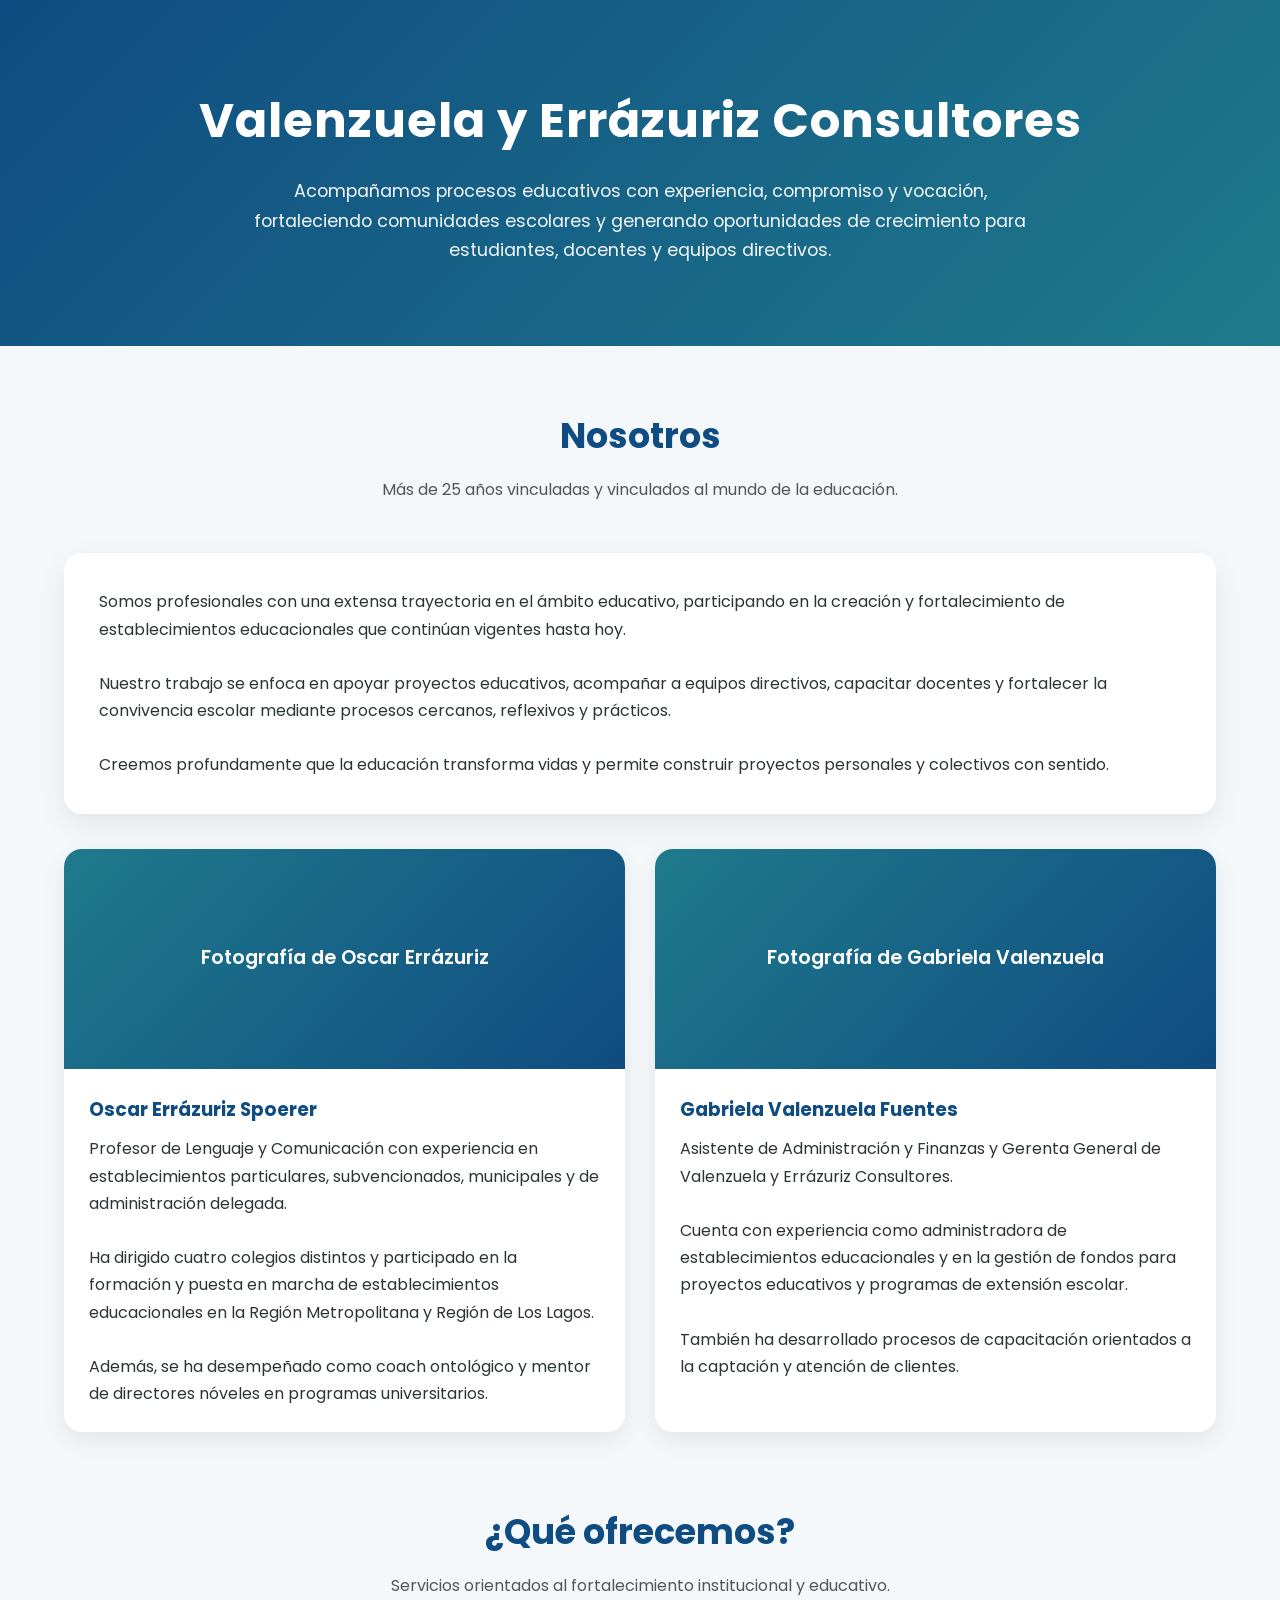
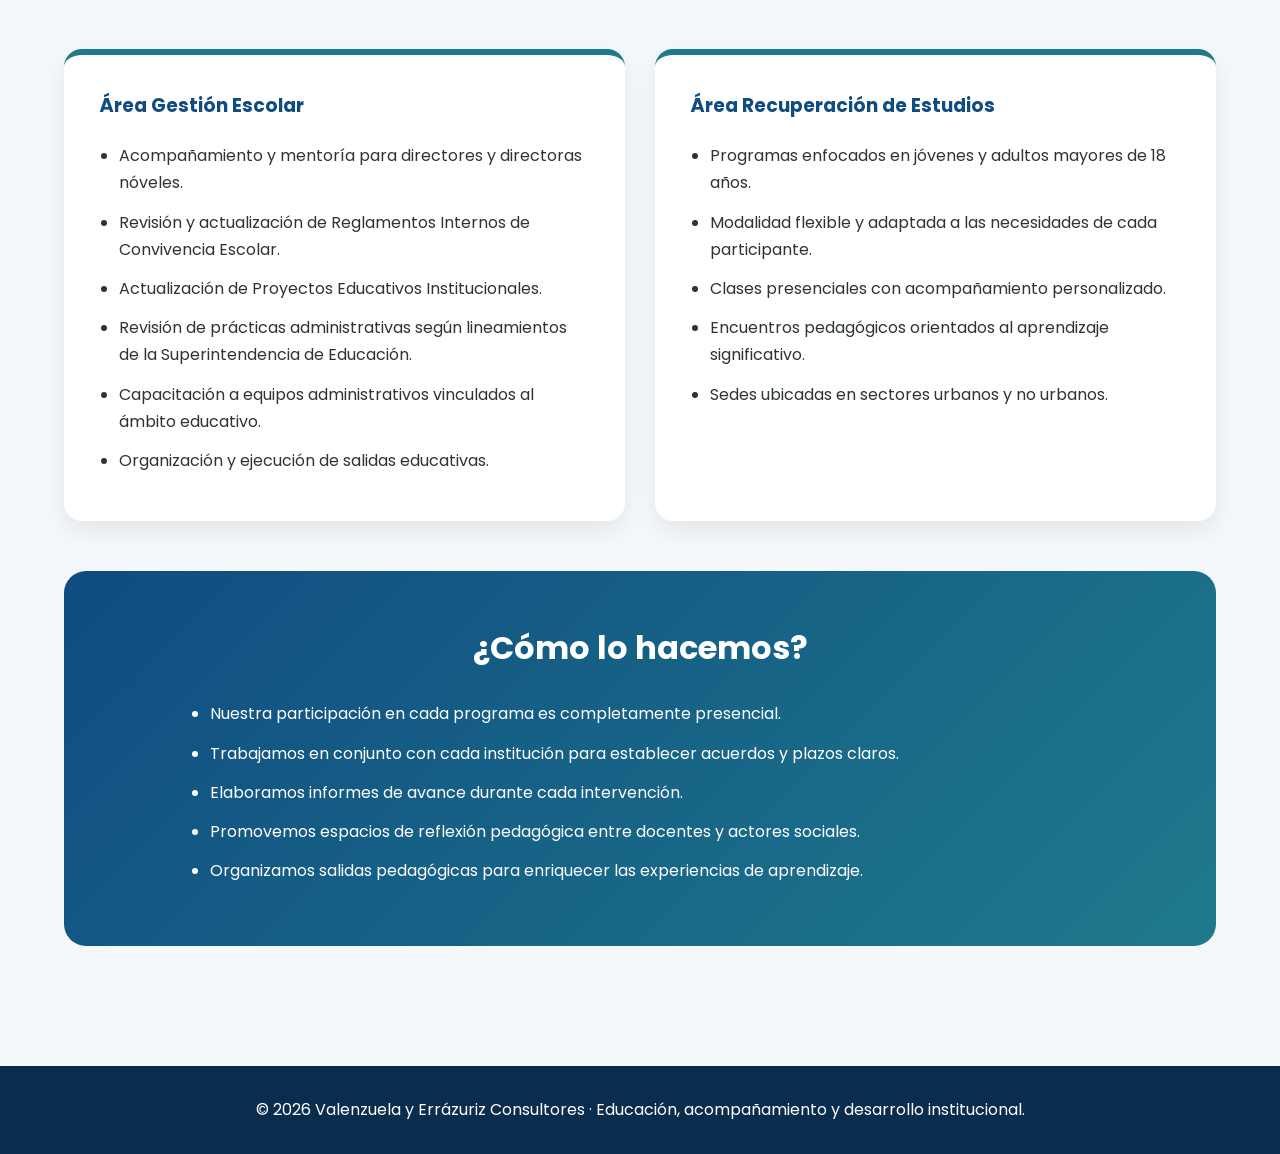
<file: Propuesta01.html>
<!DOCTYPE html>
<html lang="es">
<head>
  <meta charset="UTF-8" />
  <meta name="viewport" content="width=device-width, initial-scale=1.0"/>
  <title>Valenzuela y Errázuriz Consultores</title>

  <link rel="preconnect" href="https://fonts.googleapis.com">
  <link rel="preconnect" href="https://fonts.gstatic.com" crossorigin>
  <link href="https://fonts.googleapis.com/css2?family=Poppins:wght@300;400;500;600;700&display=swap" rel="stylesheet">

  <style>
    *{
      margin:0;
      padding:0;
      box-sizing:border-box;
    }

    body{
      font-family:'Poppins', sans-serif;
      background:#f4f8fb;
      color:#2d3436;
      line-height:1.7;
    }

    header{
      background:linear-gradient(135deg,#0f4c81,#1f7a8c);
      color:white;
      padding:80px 20px;
      text-align:center;
    }

    header h1{
      font-size:3rem;
      margin-bottom:15px;
      font-weight:700;
      letter-spacing:1px;
    }

    header p{
      max-width:800px;
      margin:auto;
      font-size:1.1rem;
      opacity:0.95;
    }

    .container{
      width:90%;
      max-width:1200px;
      margin:auto;
      padding:60px 0;
    }

    .section-title{
      text-align:center;
      margin-bottom:50px;
    }

    .section-title h2{
      color:#0f4c81;
      font-size:2.2rem;
      margin-bottom:10px;
    }

    .section-title p{
      color:#555;
    }

    .card{
      background:white;
      border-radius:18px;
      padding:35px;
      margin-bottom:35px;
      box-shadow:0 10px 30px rgba(0,0,0,0.08);
      transition:0.3s;
    }

    .card:hover{
      transform:translateY(-5px);
    }

    .about-grid{
      display:grid;
      grid-template-columns:repeat(auto-fit,minmax(280px,1fr));
      gap:30px;
      margin-top:30px;
    }

    .profile{
      background:#ffffff;
      border-radius:18px;
      overflow:hidden;
      box-shadow:0 8px 25px rgba(0,0,0,0.08);
      transition:0.3s;
    }

    .profile:hover{
      transform:translateY(-5px);
    }

    .profile .photo{
      height:220px;
      background:linear-gradient(135deg,#1f7a8c,#0f4c81);
      display:flex;
      align-items:center;
      justify-content:center;
      color:white;
      font-size:1.2rem;
      font-weight:600;
    }

    .profile-content{
      padding:25px;
    }

    .profile-content h3{
      color:#0f4c81;
      margin-bottom:10px;
    }

    .services{
      display:grid;
      grid-template-columns:repeat(auto-fit,minmax(300px,1fr));
      gap:30px;
    }

    .service-box{
      background:white;
      border-radius:18px;
      padding:35px;
      box-shadow:0 10px 25px rgba(0,0,0,0.07);
      border-top:6px solid #1f7a8c;
    }

    .service-box h3{
      margin-bottom:20px;
      color:#0f4c81;
    }

    ul{
      padding-left:20px;
    }

    li{
      margin-bottom:12px;
    }

    .methodology{
      background:linear-gradient(135deg,#0f4c81,#1f7a8c);
      color:white;
      border-radius:22px;
      padding:50px;
      margin-top:50px;
    }

    .methodology h2{
      margin-bottom:25px;
      text-align:center;
      font-size:2rem;
    }

    .methodology ul{
      max-width:900px;
      margin:auto;
    }

    footer{
      text-align:center;
      background:#0b2d4d;
      color:white;
      padding:30px 20px;
      margin-top:60px;
    }

    @media(max-width:768px){
      header h1{
        font-size:2.2rem;
      }

      .methodology{
        padding:35px 25px;
      }
    }
  </style>
</head>
<body>

  <header>
    <h1>Valenzuela y Errázuriz Consultores</h1>
    <p>
      Acompañamos procesos educativos con experiencia, compromiso y vocación,
      fortaleciendo comunidades escolares y generando oportunidades de crecimiento
      para estudiantes, docentes y equipos directivos.
    </p>
  </header>

  <main class="container">

    <section>
      <div class="section-title">
        <h2>Nosotros</h2>
        <p>Más de 25 años vinculadas y vinculados al mundo de la educación.</p>
      </div>

      <div class="card">
        <p>
          Somos profesionales con una extensa trayectoria en el ámbito educativo,
          participando en la creación y fortalecimiento de establecimientos educacionales
          que continúan vigentes hasta hoy.
        </p>

        <br>

        <p>
          Nuestro trabajo se enfoca en apoyar proyectos educativos, acompañar a equipos
          directivos, capacitar docentes y fortalecer la convivencia escolar mediante
          procesos cercanos, reflexivos y prácticos.
        </p>

        <br>

        <p>
          Creemos profundamente que la educación transforma vidas y permite construir
          proyectos personales y colectivos con sentido.
        </p>
      </div>

      <div class="about-grid">

        <div class="profile">
          <div class="photo">
            Fotografía de Oscar Errázuriz
          </div>

          <div class="profile-content">
            <h3>Oscar Errázuriz Spoerer</h3>

            <p>
              Profesor de Lenguaje y Comunicación con experiencia en establecimientos
              particulares, subvencionados, municipales y de administración delegada.
            </p>

            <br>

            <p>
              Ha dirigido cuatro colegios distintos y participado en la formación
              y puesta en marcha de establecimientos educacionales en la Región
              Metropolitana y Región de Los Lagos.
            </p>

            <br>

            <p>
              Además, se ha desempeñado como coach ontológico y mentor de directores
              nóveles en programas universitarios.
            </p>
          </div>
        </div>

        <div class="profile">
          <div class="photo">
            Fotografía de Gabriela Valenzuela
          </div>

          <div class="profile-content">
            <h3>Gabriela Valenzuela Fuentes</h3>

            <p>
              Asistente de Administración y Finanzas y Gerenta General de
              Valenzuela y Errázuriz Consultores.
            </p>

            <br>

            <p>
              Cuenta con experiencia como administradora de establecimientos
              educacionales y en la gestión de fondos para proyectos educativos
              y programas de extensión escolar.
            </p>

            <br>

            <p>
              También ha desarrollado procesos de capacitación orientados
              a la captación y atención de clientes.
            </p>
          </div>
        </div>

      </div>
    </section>

    <section style="margin-top:70px;">
      <div class="section-title">
        <h2>¿Qué ofrecemos?</h2>
        <p>Servicios orientados al fortalecimiento institucional y educativo.</p>
      </div>

      <div class="services">

        <div class="service-box">
          <h3>Área Gestión Escolar</h3>

          <ul>
            <li>Acompañamiento y mentoría para directores y directoras nóveles.</li>

            <li>Revisión y actualización de Reglamentos Internos de Convivencia Escolar.</li>

            <li>Actualización de Proyectos Educativos Institucionales.</li>

            <li>Revisión de prácticas administrativas según lineamientos de la Superintendencia de Educación.</li>

            <li>Capacitación a equipos administrativos vinculados al ámbito educativo.</li>

            <li>Organización y ejecución de salidas educativas.</li>
          </ul>
        </div>

        <div class="service-box">
          <h3>Área Recuperación de Estudios</h3>

          <ul>
            <li>Programas enfocados en jóvenes y adultos mayores de 18 años.</li>

            <li>Modalidad flexible y adaptada a las necesidades de cada participante.</li>

            <li>Clases presenciales con acompañamiento personalizado.</li>

            <li>Encuentros pedagógicos orientados al aprendizaje significativo.</li>

            <li>Sedes ubicadas en sectores urbanos y no urbanos.</li>
          </ul>
        </div>

      </div>
    </section>

    <section class="methodology">
      <h2>¿Cómo lo hacemos?</h2>

      <ul>
        <li>Nuestra participación en cada programa es completamente presencial.</li>

        <li>Trabajamos en conjunto con cada institución para establecer acuerdos y plazos claros.</li>

        <li>Elaboramos informes de avance durante cada intervención.</li>

        <li>Promovemos espacios de reflexión pedagógica entre docentes y actores sociales.</li>

        <li>Organizamos salidas pedagógicas para enriquecer las experiencias de aprendizaje.</li>
      </ul>
    </section>

  </main>

  <footer>
    <p>
      © 2026 Valenzuela y Errázuriz Consultores · Educación, acompañamiento y desarrollo institucional.
    </p>
  </footer>

</body>
</html>
</file>
